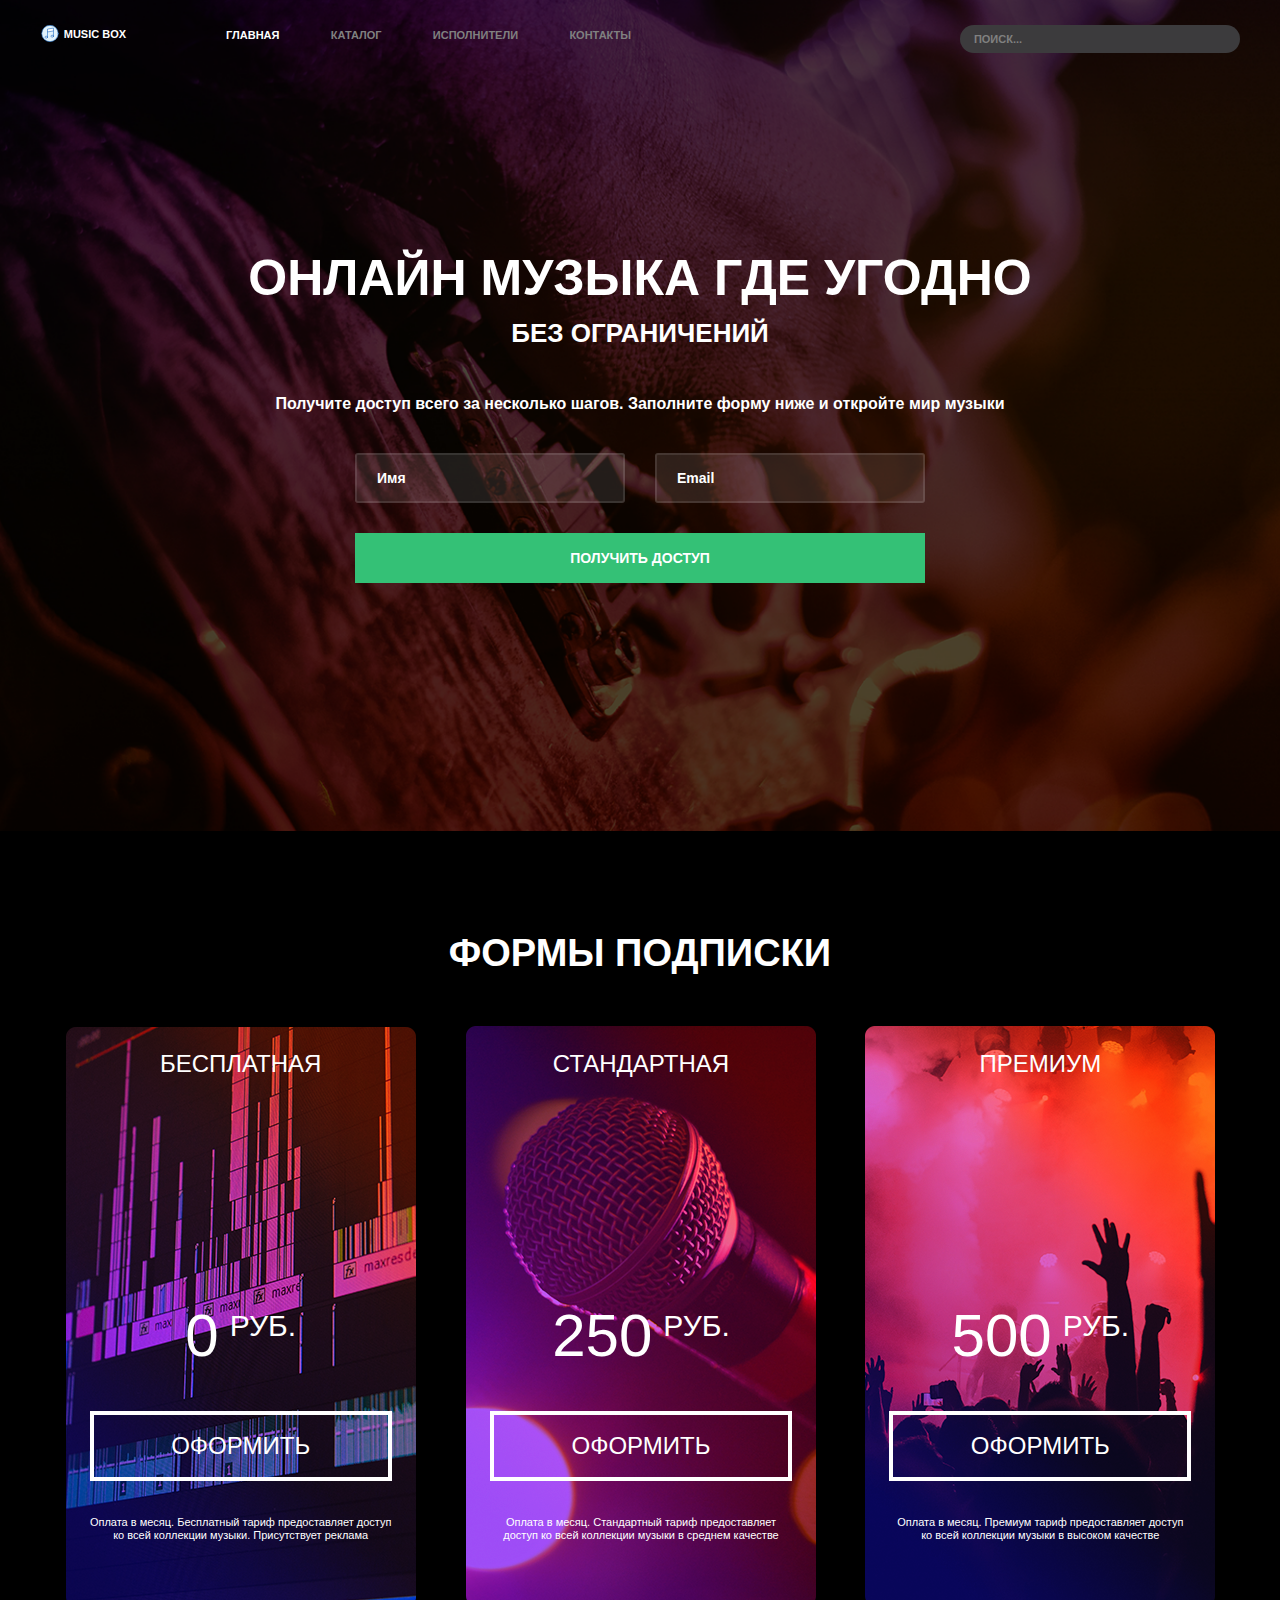
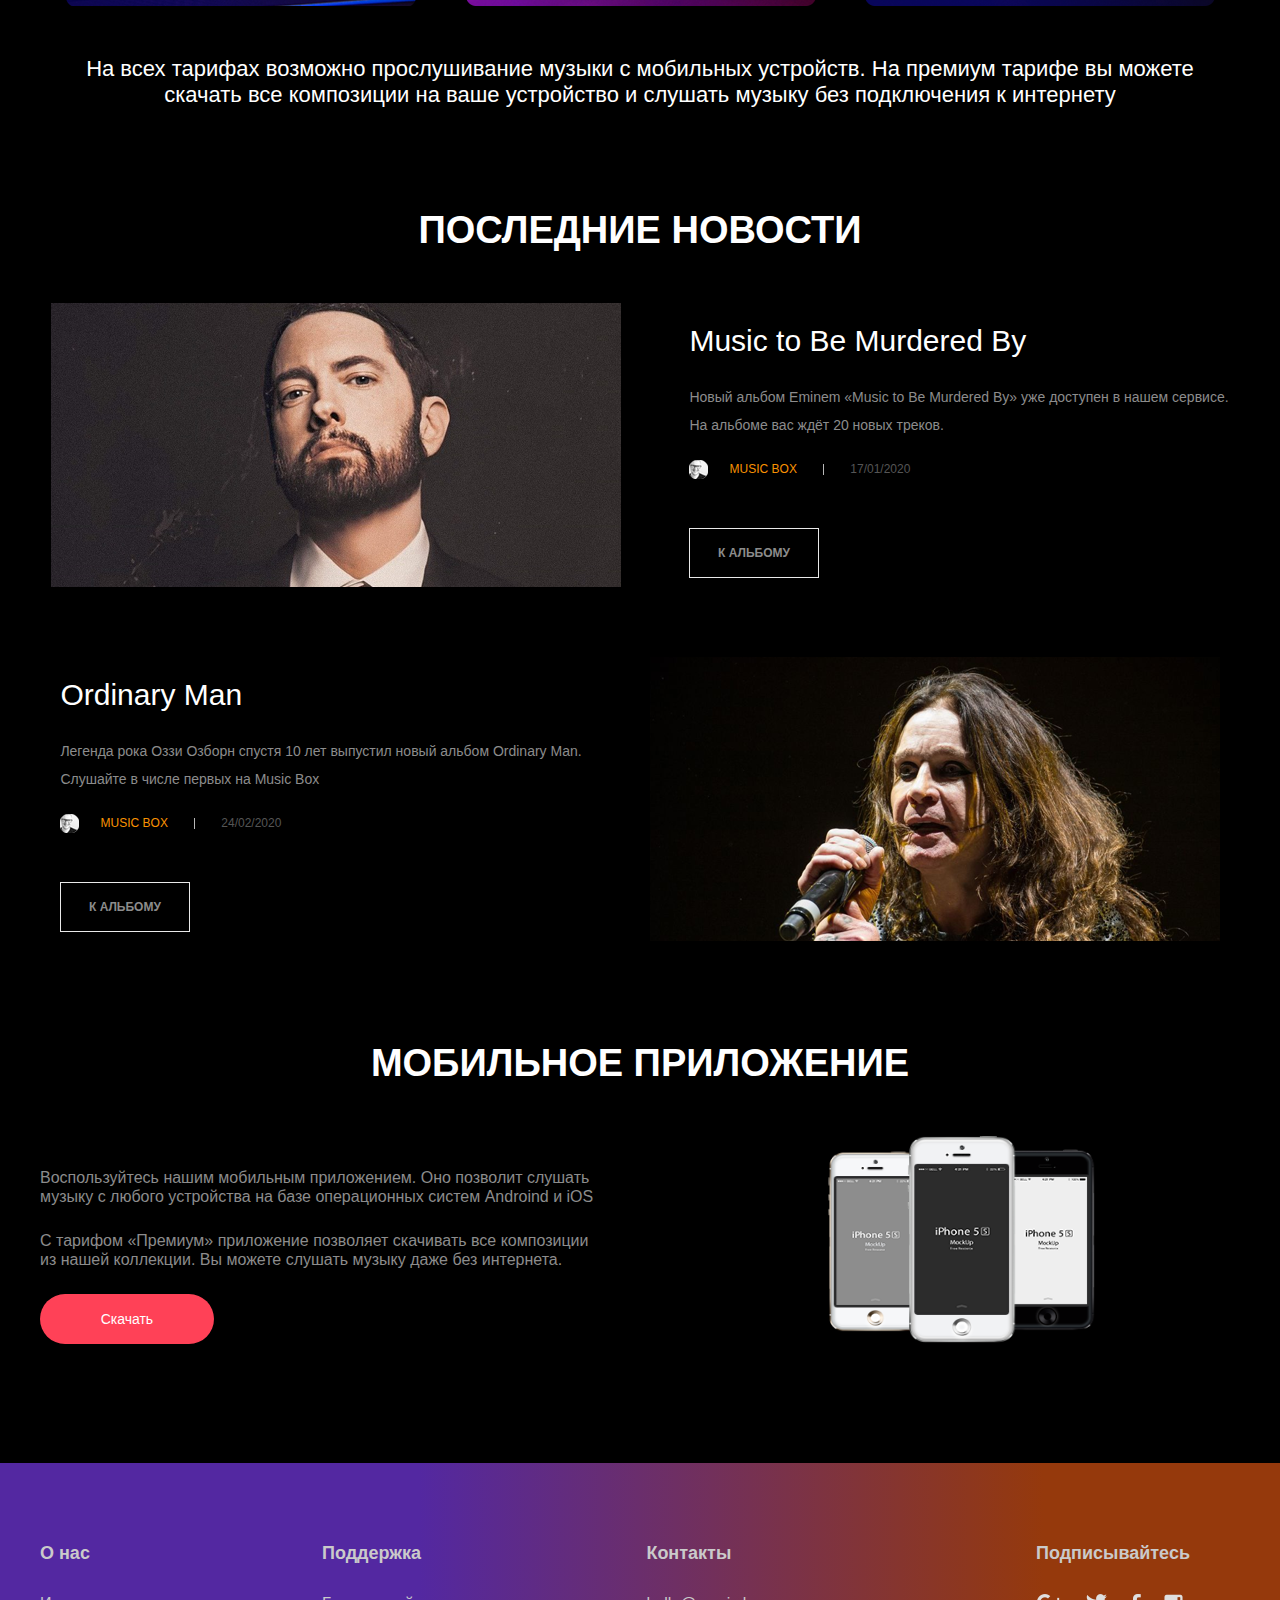
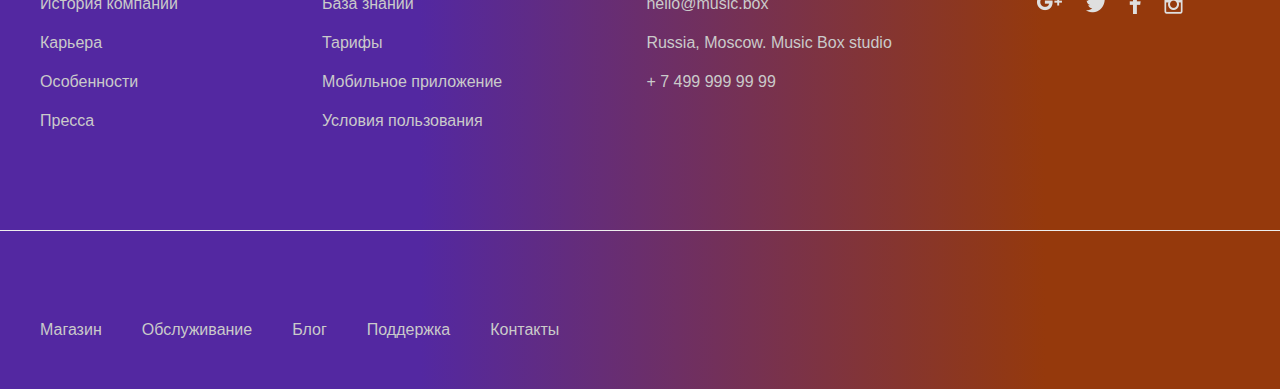
<file: index.html>
<!DOCTYPE html>
<html lang="ru">
<head>
    <meta charset="UTF-8">
    <meta name="viewport" content="width=device-width, initial-scale=1.0">
    <title>Music Box by Anna</title>
    <link rel="stylesheet" href="styles/style.css">
</head>

<body class="center">

    <main class="grid">

    <div class="banner banner-position banner-height"></div>

    <header class="menu-item header-position header-position-flex">
        <div class="icon-and-menu">
            <div class="icon-header">
                <img src="images/logo.svg" alt="logo" width="19.76px" height="17px">
                <div class="white icon-position uppercase">Music Box</div>
            </div>
            <div class="menu">
                <a href="none" class="white menu-item-col uppercase">Главная</a>
                <a href="none" class="grey menu-item-col uppercase">Каталог</a>
                <a href="catalog.html" class="grey menu-item-col uppercase">Исполнители</a>
                <a href="none" class="grey uppercase">Контакты</a>
            </div>
        </div>
        <form>
            <input type="text" class="menu-item grey search-box uppercase" value="Поиск...">
        </form>
    </header>

    <aside class="col banner-content-position banner-content-position-flex">
        <h1 class="text-big uppercase">Онлайн музыка где угодно</h1>
        <h2 class="text-medium uppercase">Без ограничений</h2>
        <h3 class="text-small">Получите доступ всего за несколько шагов. Заполните форму ниже и откройте мир музыки</h3>
        <form class="col">
                <div class="space-between">
                    <input type="text" class="text-form text-box-style text-box-size" value="Имя">
                    <input type="text" class="text-form text-box-style text-box-size" value="Email">
                </div>
                <button class="text-form button-style button-width uppercase">Получить доступ</button>
        </form>           
    </aside>

    <section class="section-1">
        <h2 class="sub-text-big uppercase">Формы подписки</h2>
        <div class="flex-row justify-sub">
            <div class="pic1">
                <h3 class="main-text uppercase">Бесплатная</h3>
                <div class="price-row">
                    <div class="price-text-big">0</div>
                    <div class="price-text-small uppercase">руб.</div>
                </div>
                <button class="btn-subscribe uppercase">Оформить</button>
                <div class="tiny-text">Оплата в месяц. Бесплатный тариф предоставляет доступ ко всей коллекции музыки. Присутствует реклама</div>
            </div>
            <div class="pic2">
                <h3 class="main-text uppercase">Стандартная</h3>
                <div class="price-row">
                    <div class="price-text-big">250</div>
                    <div class="price-text-small uppercase">руб.</div>
                </div>
                <button class="btn-subscribe uppercase">Оформить</button>
                <div class="tiny-text">Оплата в месяц. Стандартный тариф предоставляет доступ ко всей коллекции музыки в среднем качестве</div>
            </div>
            <div class="pic3">
                <h3 class="main-text uppercase">Премиум</h3>
                <div class="price-row">
                    <div class="price-text-big">500</div>
                    <div class="price-text-small uppercase">руб.</div>
                </div>
                <button class="btn-subscribe uppercase">Оформить</button>
                <div class="tiny-text">Оплата в месяц. Премиум тариф предоставляет доступ ко всей коллекции музыки в высоком качестве</div>
            </div>
        </div>
        <div class="sub-text-small">На всех тарифах возможно прослушивание музыки с мобильных устройств. На премиум тарифе вы можете <br>скачать все композиции на ваше устройство и слушать музыку без подключения к интернету</div>
    </section>

    <section class="section-2">
        <h2 class="sub-text-big uppercase">Последние новости</h2>
        <div class="flex-row-2 margin-top-50">
            <img class="img-size" src="images/Music to Be Murdered By.png" alt="Eminem">
            <div class="news-text-right">
                <h3 class="news-text-big">Music to Be Murdered By</h3>
                <div class="news-text-small">Новый альбом Eminem «Music to Be Murdered By» уже доступен в нашем сервисе.<br>На альбоме вас ждёт 20 новых треков.</div>
                <div class="author">
                    <img src="images/avatar.png" alt="avatar">
                    <div class="author-text uppercase">Music Box</div>
                    <div class="line-1"></div>
                    <div class="author-date">17/01/2020</div>
                </div>
                <button class="btn-album uppercase">К альбому</button>
            </div>
        </div>
        <div class="flex-row-2 margin-top-70">
            <div class="news-text-left">
                <h3 class="news-text-big">Ordinary Man</h3>
                <div class="news-text-small">Легенда рока Оззи Озборн спустя 10 лет выпустил новый альбом Ordinary Man.<br>Слушайте в числе первых на Music Box</div>
                <div class="author">
                    <img src="images/avatar.png" alt="avatar">
                    <div class="author-text uppercase">Music Box</div>
                    <div class="line-1"></div>
                    <div class="author-date">24/02/2020</div>
                </div>
                <button class="btn-album uppercase">К альбому</button>
            </div>
            <img class="img-size" src="images/Ordinary Man.png" alt="Ozzie" width="570px">
        </div>
    </section>

    <section class="section-3">
        <h2 class="sub-text-big uppercase">Мобильное приложение</h2>
        <div class="app-content">
            <div class="app-text">
                <div>Воспользуйтесь нашим мобильным приложением. Оно позволит слушать музыку с любого устройства на базе операционных систем Androind и iOS</div>
                <div class="margin-top-25">С тарифом «Премиум» приложение позволяет скачивать все композиции из нашей коллекции. Вы можете слушать музыку даже без интернета.</div>
                <button class="btn-app margin-top-25">Скачать</button>
            </div>
            <img class="img-size-2" src="images/iphone.png" alt="iphone" height="227px" width="295.03px">
        </div>
    </section>

    <div class="footer-background">
        <div class="footer-line"></div>
    </div>

    <footer class="footer-content">
        <div class="footer-menu-1">
            <div class="menu-column">
                <div class="column-header">О нас</div>
                <a class="column-item pointer">История компании</a>
                <a class="column-item pointer">Карьера</a>
                <a class="column-item pointer">Особенности</a>
                <a class="column-item pointer">Пресса</a>
            </div>
            <div class="menu-column">
                <div class="column-header">Поддержка</div>
                <a class="column-item pointer">База знаний</a>
                <a class="column-item pointer">Тарифы</a>
                <a class="column-item pointer">Мобильное приложение</a>
                <a class="column-item pointer">Условия пользования</a>
            </div>
            <div class="menu-column">
                <div class="column-header">Контакты</div>
                <div class="column-item">hello@music.box</div>
                <div class="column-item">Russia, Moscow. Music Box studio</div>
                <div class="column-item">+ 7 499 999 99 99</div>
            </div>
            <div class="menu-column">
                <div class="column-header">Подписывайтесь</div>
                <div class="social-net-icons">
                    <a class="pointer"><img src="images/Google+.png" alt="google"></a>
                    <a class="pointer"><img src="images/Twitter.png" alt="twit"></a>
                    <a class="pointer"><img src="images/Facebook.png" alt="fb"></a>
                    <a class="pointer"><img src="images/Instagram.png" alt="insta"></a>
                </div>
            </div>
        </div>

        <div class="footer-menu-2">
            <a class="pointer menu-2-item">Магазин</a>
            <a class="pointer menu-2-item">Обслуживание</a>
            <a class="pointer menu-2-item">Блог</a>
            <a class="pointer menu-2-item">Поддержка</a>
            <a class="pointer menu-2-item">Контакты</a>
        </div>
    </footer>

    </main>

</body>
</html>
</file>
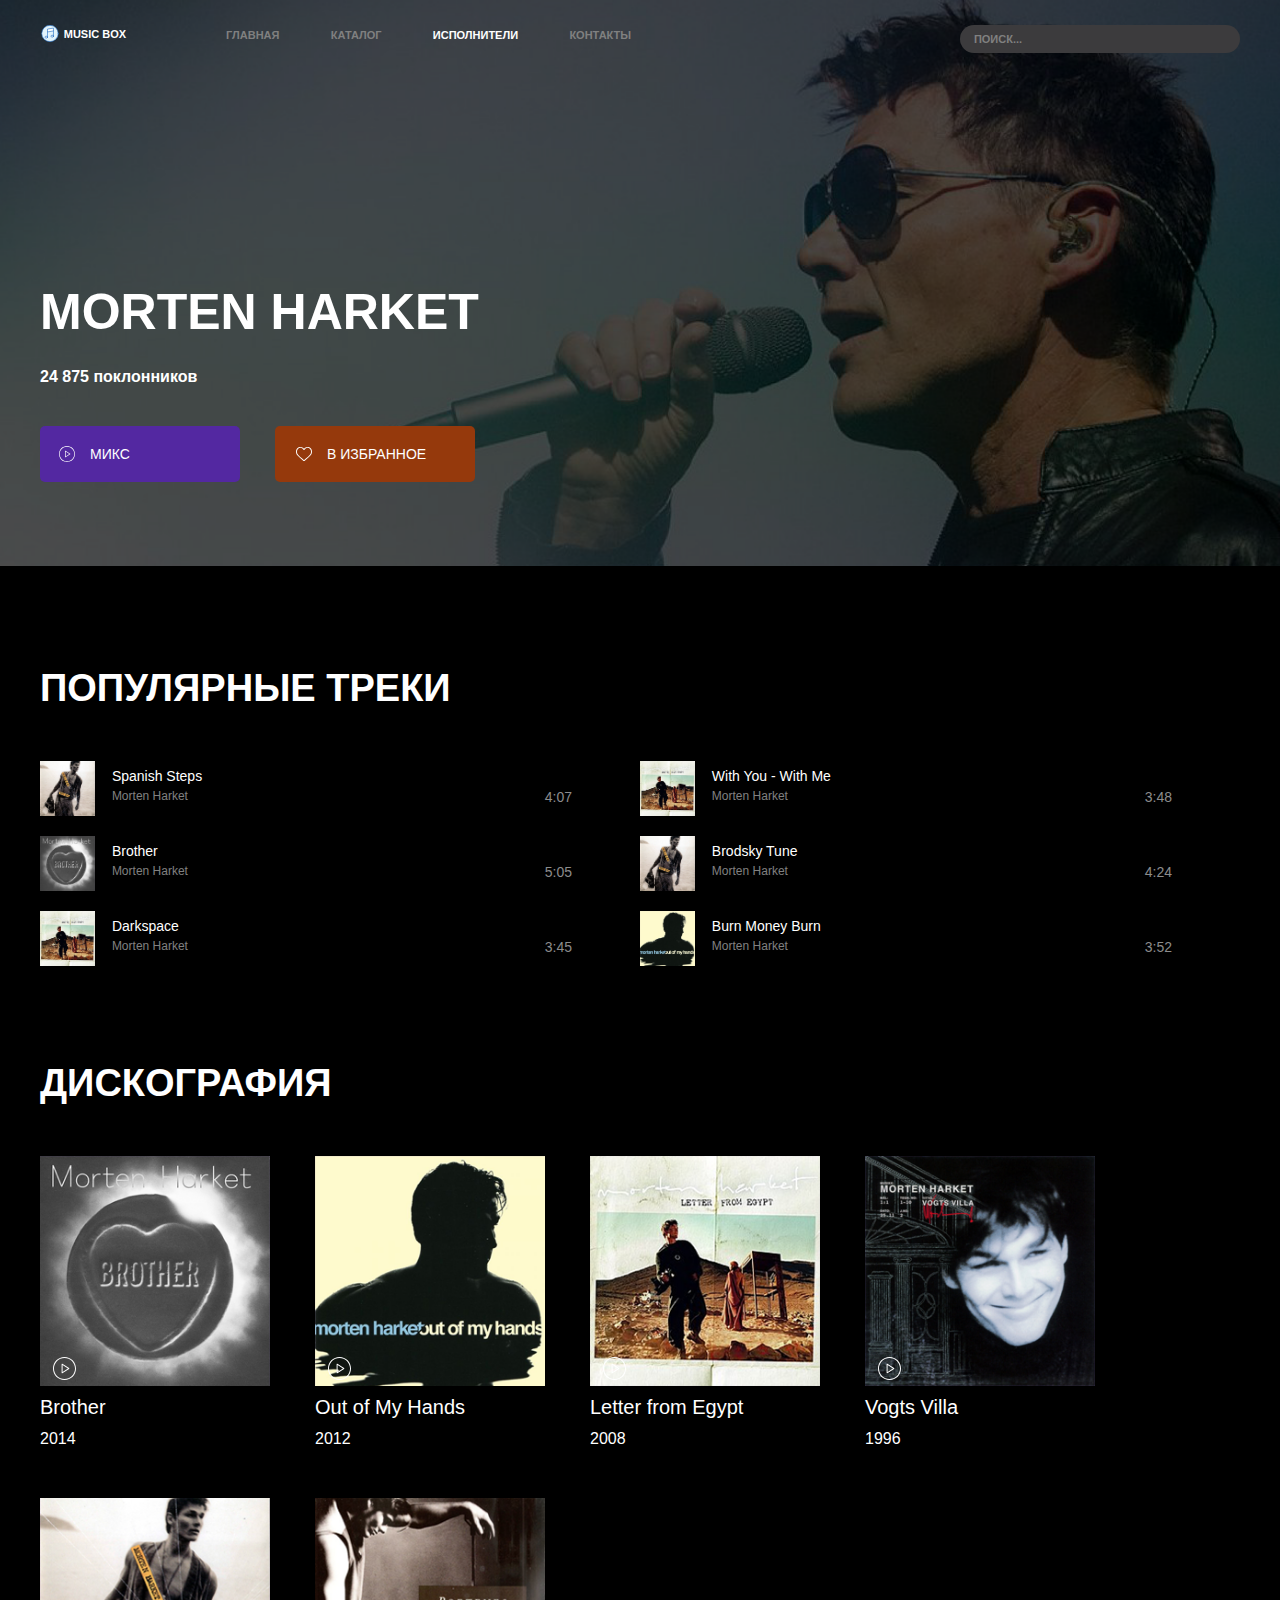
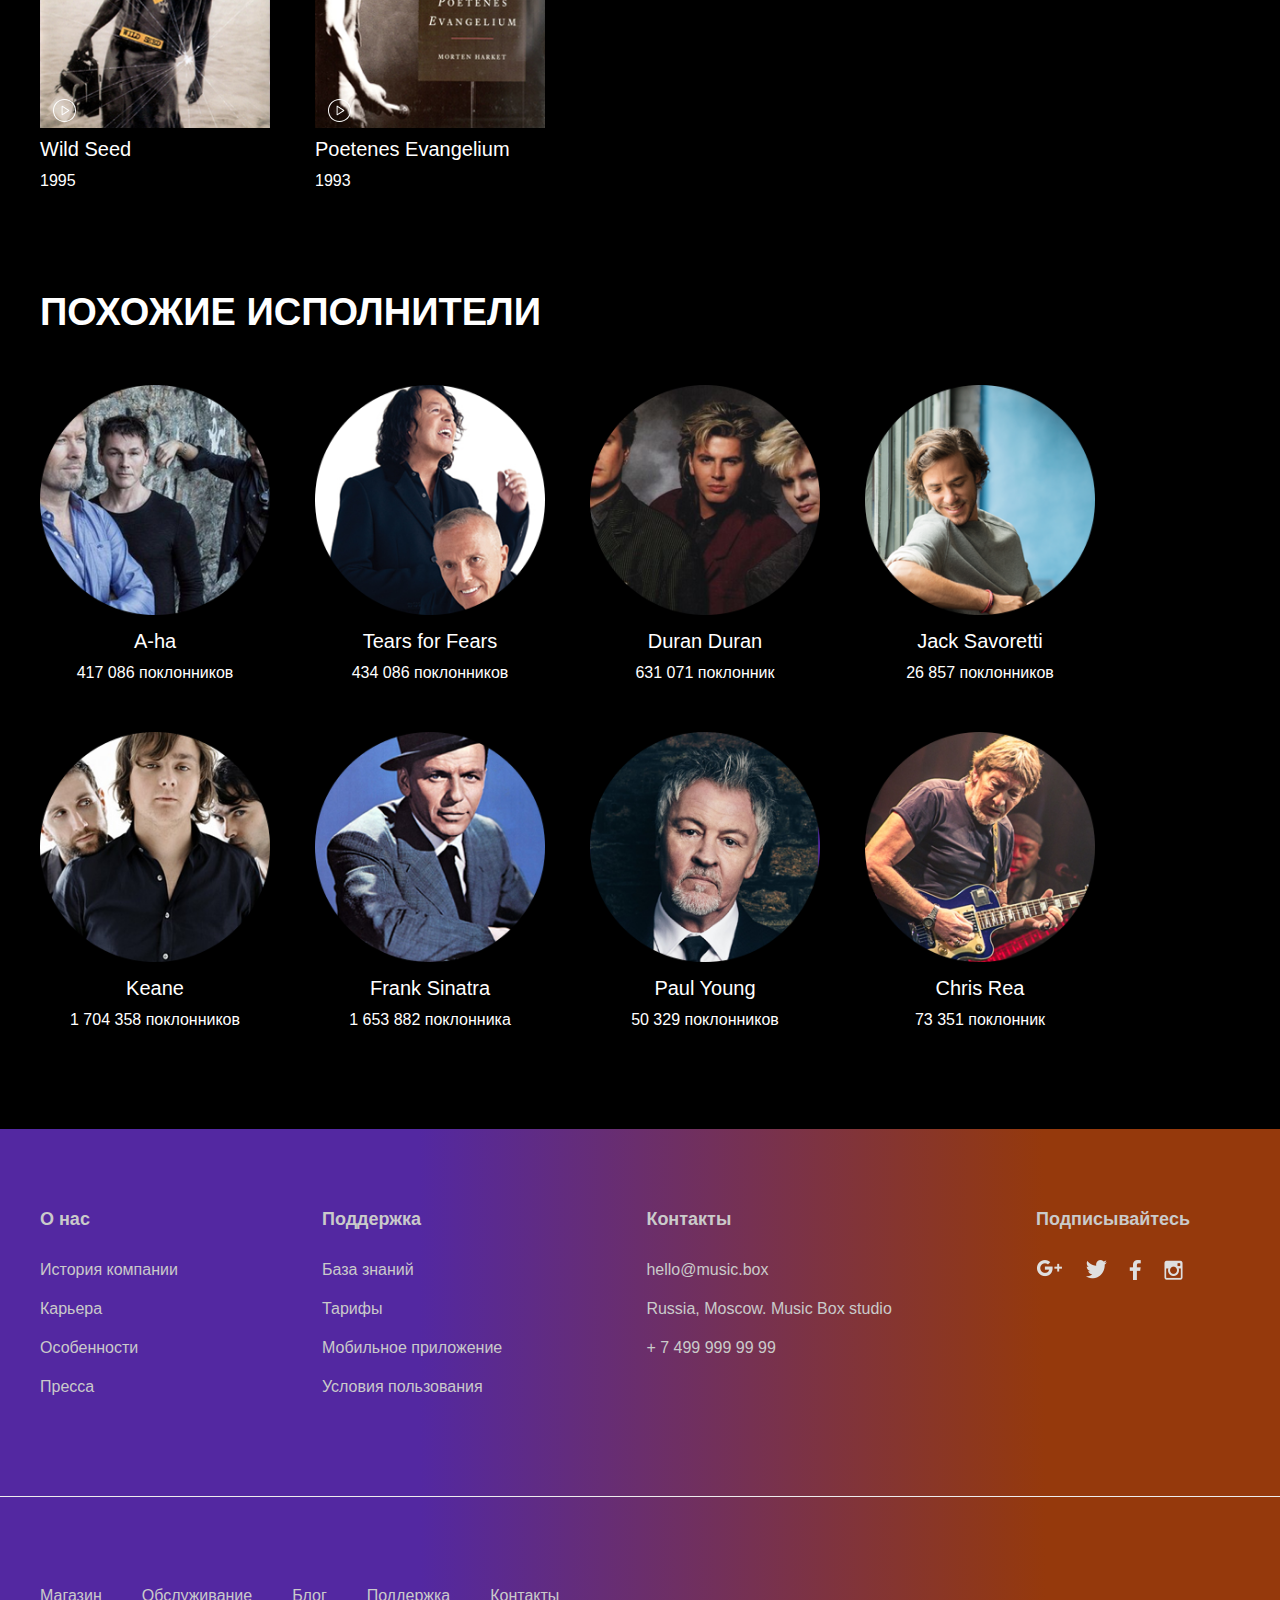
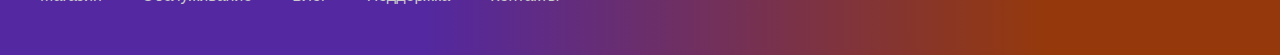
<file: catalog.html>
<!DOCTYPE html>
<html lang="ru">
<head>
    <meta charset="UTF-8">
    <meta name="viewport" content="width=device-width, initial-scale=1.0">
    <title>Morten Harket</title>
    <link rel="stylesheet" href="styles/style.css">
</head>

<body class="center">

    <main class="grid">

    <div class="artist-banner-background artist-banner artist-banner-height"></div>
    
    <header class="menu-item header-position header-position-flex">
        <div class="icon-and-menu">
            <div class="icon-header">
                <img src="images/logo.svg" alt="logo" width="19.76px" height="17px">
                <div class="white icon-position uppercase">Music Box</div>
            </div>
            <div class="menu">
                <a href="index.html" class="grey menu-item-col uppercase">Главная</a>
                <a href="none" class="grey menu-item-col uppercase">Каталог</a>
                <a href="none" class="white menu-item-col uppercase">Исполнители</a>
                <a href="none" class="grey uppercase">Контакты</a>
            </div>
        </div>
        <form>
            <input type="text" class="menu-item grey search-box uppercase" value="Поиск...">
        </form>
    </header>

        <aside class="artist-banner-content content">
            <h1 class="artist-name uppercase">Morten Harket</h1>
            <h2 class="artist-fans">24 875 поклонников</h2>
            <div class="btns-flexbox buttons-margin">
                <a><div class="btn-shape btn-blue flexbox btn-text-position">
                    <img src="images/play-button.svg" alt="play" width="16px" height="16px" class="svg-prop svg-position-blue">
                    <div class="text-prop text-position uppercase">Микс</div>
                </div></a>
                <a class="btn-margin"><div class="btn-shape btn-red flexbox btn-text-position">
                    <img src="images/heart.svg" alt="heart" width="16px" height="16px" class="svg-prop svg-position-red">
                    <div class="text-prop text-position uppercase">В избранное</div>
                </div></a>
            </div>
        </aside>

        <section class="tracks-section">
            <h2 class="header-styles uppercase">Популярные треки</h2>
            <div class="tracks">
                <div class="track track-width track-margin-bottom track-margin-right">
                    <div class="left-side">
                        <div><img src="images/Wild Seed.png" alt="cover-wild-seed" width="55.3px"></div>
                        <div class="song-name">Spanish Steps</div>
                        <div class="song-artist">Morten Harket</div>
                    </div>
                    <div class="song-duration">4:07</div>
                </div>
                <div class="track track-width track-margin-bottom">
                    <div class="left-side">
                        <div><img src="images/Letter from Egypt.png" alt="cover-letter-from" width="55.3px"></div>
                        <div class="song-name">With You - With Me</div>
                        <div class="song-artist">Morten Harket</div>
                    </div>
                    <div class="song-duration">3:48</div>
                </div>
                <div class="track track-width track-margin-bottom track-margin-right">
                    <div class="left-side">
                        <div><img src="images/Brother.png" alt="cover-brother" width="55.3px"></div>
                        <div class="song-name">Brother</div>
                        <div class="song-artist">Morten Harket</div>
                    </div>
                    <div class="song-duration">5:05</div>
                </div>
                <div class="track track-width track-margin-bottom">
                    <div class="left-side">
                        <div><img src="images/Wild Seed.png" alt="cover-wild-seed" width="55.3px"></div>
                        <div class="song-name">Brodsky Tune</div>
                        <div class="song-artist">Morten Harket</div>
                    </div>
                    <div class="song-duration">4:24</div>
                </div>
                <div class="track track-width track-margin-right add-track-margin-bottom">
                    <div class="left-side">
                        <div><img src="images/Letter from Egypt.png" alt="cover-letter-from" width="55.3px"></div>
                        <div class="song-name">Darkspace</div>
                        <div class="song-artist">Morten Harket</div>
                    </div>
                    <div class="song-duration">3:45</div>
                </div>
                <div class="track track-width">
                    <div class="left-side">
                        <div><img src="images/Out of My Hands.png" alt="cover-out-of-my" width="55.3px"></div>
                        <div class="song-name">Burn Money Burn</div>
                        <div class="song-artist">Morten Harket</div>
                    </div>
                    <div class="song-duration">3:52</div>
                </div>
            </div>
        </section>

        <section class="discography-section">
            <h2 class="header-styles uppercase">Дискография</h2>
            <div class="albums">
                <div class="album album-margin-right">
                    <div class="cover-1">
                        <img src="images/Brother.png" alt="cover-brother" class="cover-1">
                        <img src="images/play-button.svg" alt="play" class="play-btn">
                    </div>
                    <div class="album-name">Brother</div>
                    <div class="album-year">2014</div>
                </div>
                <div class="album album-margin-right">
                    <div class="cover-2">
                        <img src="images/Out of My Hands.png" alt="cover-out-of-my" class="cover-2">
                        <img src="images/play-button.svg" alt="play" class="play-btn">
                    </div>
                    <div class="album-name">Out of My Hands</div>
                    <div class="album-year">2012</div>
                </div>
                <div class="album album-margin-right">
                    <div class="cover-3">
                        <img src="images/Letter from Egypt.png" alt="cover-letter-from" class="cover-3">
                        <img src="images/play-button.svg" alt="play" class="play-btn">
                    </div>
                    <div class="album-name">Letter from Egypt</div>
                    <div class="album-year">2008</div>
                </div>
                <div class="album album-margin-right">
                    <div class="cover-4">
                        <img src="images/Vogts Villa.png" alt="cover-vogts" class="cover-4">
                        <img src="images/play-button.svg" alt="play" class="play-btn">
                    </div>
                    <div class="album-name">Vogts Villa</div>
                    <div class="album-year">1996</div>
                </div>
                <div class="album album-margin-right">
                    <div class="cover-5">
                        <img src="images/Wild Seed.png" alt="cover-wild-seed" class="cover-5">
                        <img src="images/play-button.svg" alt="play" class="play-btn">
                    </div>
                    <div class="album-name">Wild Seed</div>
                    <div class="album-year">1995</div>
                </div>
                <div class="album album-margin-right">
                    <div class="cover-6">
                        <img src="images/Poetenes Evangelium.png" alt="cover-poetenes" class="cover-6">
                        <img src="images/play-button.svg" alt="play" class="play-btn">
                    </div>
                    <div class="album-name">Poetenes Evangelium</div>
                    <div class="album-year">1993</div>
                </div>
            </div>
        </section>

        <section class="other-artists-section">
            <h2 class="header-styles uppercase">Похожие исполнители</h2>
            <div class="other-artists">
                <div class="other-artist artist-margin-right">
                    <div class="artist-1"><img src="images/A-ha.png" alt="a-ha" class="artist-1"></div>
                    <div class="other-artist-name">A-ha</div>
                    <div class="num-of-fans">417 086 поклонников</div>
                </div>
                <div class="other-artist artist-margin-right">
                    <div class="artist-2"><img src="images/Tears for Fears.png" alt="tears-for-fears" class="artist-2"></div>
                    <div class="other-artist-name">Tears for Fears</div>
                    <div class="num-of-fans">434 086 поклонников</div>
                </div>
                <div class="other-artist artist-margin-right">
                    <div class="artist-3"><img src="images/Duran Duran.png" alt="duran-duran" class="artist-3"></div>
                    <div class="other-artist-name">Duran Duran</div>
                    <div class="num-of-fans">631 071 поклонник</div>
                </div>
                <div class="other-artist artist-margin-right">
                    <div class="artist-4"><img src="images/Jack Savoretti.png" alt="jack-savoretti" class="artist-4"></div>
                    <div class="other-artist-name">Jack Savoretti</div>
                    <div class="num-of-fans">26 857 поклонников</div>
                </div>
                <div class="other-artist artist-margin-right">
                    <div class="artist-5"><img src="images/Keane.png" alt="keane" class="artist-5"></div>
                    <div class="other-artist-name">Keane</div>
                    <div class="num-of-fans">1 704 358 поклонников</div>
                </div>
                <div class="other-artist artist-margin-right">
                    <div class="artist-6"><img src="images/Frank Sinatra.png" alt="frank-sinatra" class="artist-6"></div>
                    <div class="other-artist-name">Frank Sinatra</div>
                    <div class="num-of-fans">1 653 882 поклонника</div>
                </div>
                <div class="other-artist artist-margin-right">
                    <div class="artist-7"><img src="images/Paul Young.png" alt="paul-young" class="artist-7"></div>
                    <div class="other-artist-name">Paul Young</div>
                    <div class="num-of-fans">50 329 поклонников</div>
                </div>
                <div class="other-artist artist-margin-right">
                    <div class="artist-8"><img src="images/Chris Rea.png" alt="chris-rea" class="artist-8"></div>
                    <div class="other-artist-name">Chris Rea</div>
                    <div class="num-of-fans">73 351 поклонник</div>
                </div>
            </div>
        </section>

    <div class="footer-background">
        <div class="footer-line"></div>
    </div>

    <footer class="footer-content">
        <div class="footer-menu-1">
            <div class="menu-column">
                <div class="column-header">О нас</div>
                <a class="column-item pointer">История компании</a>
                <a class="column-item pointer">Карьера</a>
                <a class="column-item pointer">Особенности</a>
                <a class="column-item pointer">Пресса</a>
            </div>
            <div class="menu-column">
                <div class="column-header">Поддержка</div>
                <a class="column-item pointer">База знаний</a>
                <a class="column-item pointer">Тарифы</a>
                <a class="column-item pointer">Мобильное приложение</a>
                <a class="column-item pointer">Условия пользования</a>
            </div>
            <div class="menu-column">
                <div class="column-header">Контакты</div>
                <div class="column-item">hello@music.box</div>
                <div class="column-item">Russia, Moscow. Music Box studio</div>
                <div class="column-item">+ 7 499 999 99 99</div>
            </div>
            <div class="menu-column">
                <div class="column-header">Подписывайтесь</div>
                <div class="social-net-icons">
                    <a class="pointer"><img src="images/Google+.png" alt="google"></a>
                    <a class="pointer"><img src="images/Twitter.png" alt="twit"></a>
                    <a class="pointer"><img src="images/Facebook.png" alt="fb"></a>
                    <a class="pointer"><img src="images/Instagram.png" alt="insta"></a>
                </div>
            </div>
        </div>

        <div class="footer-menu-2">
            <a class="pointer menu-2-item">Магазин</a>
            <a class="pointer menu-2-item">Обслуживание</a>
            <a class="pointer menu-2-item">Блог</a>
            <a class="pointer menu-2-item">Поддержка</a>
            <a class="pointer menu-2-item">Контакты</a>
        </div>
    </footer>

    </main>

</body>
</html>
</file>
<file: styles/style.css>
.banner {
  background-size: cover;
  background-image: url(../images/banner.png);
  background-position: center;
}

.banner-position {
  grid-column-start: 1;
  grid-column-end: 4;
  grid-row-start: 1;
  grid-row-end: 2;
}

@media (min-width: 1920px) {
  .text-big {
    font-style: normal;
    font-weight: bold;
    text-align: center;
    font-size: 60px;
    line-height: 70px;
    margin-bottom: 10px;
  }

  .text-medium {
    font-style: normal;
    font-weight: bold;
    text-align: center;
    font-size: 30px;
    line-height: 35px;
    margin-bottom: 45px;
  }

  .text-small {
    font-style: normal;
    font-weight: bold;
    text-align: center;
    font-size: 18px;
    line-height: 21px;
    margin-bottom: 40px;
  }

  .banner-height {
    height: 877px;
  }
}
@media (max-width: 1920px) {
  .text-big {
    font-style: normal;
    font-weight: bold;
    text-align: center;
    font-size: 55px;
    line-height: 64px;
    margin-bottom: 10px;
  }

  .text-medium {
    font-style: normal;
    font-weight: bold;
    text-align: center;
    font-size: 28px;
    line-height: 33px;
    margin-bottom: 45px;
  }

  .text-small {
    font-style: normal;
    font-weight: bold;
    text-align: center;
    font-size: 17px;
    line-height: 20px;
    margin-bottom: 40px;
  }

  .banner-height {
    height: 854px;
  }
}
@media (max-width: 1280px) {
  .text-big {
    font-style: normal;
    font-weight: bold;
    text-align: center;
    font-size: 50px;
    line-height: 59px;
    margin-bottom: 10px;
  }

  .text-medium {
    font-style: normal;
    font-weight: bold;
    text-align: center;
    font-size: 26px;
    line-height: 31px;
    margin-bottom: 45px;
  }

  .text-small {
    font-style: normal;
    font-weight: bold;
    text-align: center;
    font-size: 16px;
    line-height: 19px;
    margin-bottom: 40px;
  }

  .banner-height {
    height: 831px;
  }
}
@media (max-width: 1024px) {
  .text-big {
    font-style: normal;
    font-weight: bold;
    text-align: center;
    font-size: 45px;
    line-height: 53px;
    margin-bottom: 10px;
  }

  .text-medium {
    font-style: normal;
    font-weight: bold;
    text-align: center;
    font-size: 24px;
    line-height: 29px;
    margin-bottom: 45px;
  }

  .text-small {
    font-style: normal;
    font-weight: bold;
    text-align: center;
    font-size: 15px;
    line-height: 19px;
    margin-bottom: 40px;
  }

  .banner-height {
    height: 808px;
  }
}
@media (max-width: 768px) {
  .text-big {
    font-style: normal;
    font-weight: bold;
    text-align: center;
    font-size: 40px;
    line-height: 47px;
    margin-bottom: 10px;
  }

  .text-medium {
    font-style: normal;
    font-weight: bold;
    text-align: center;
    font-size: 22px;
    line-height: 26px;
    margin-bottom: 45px;
  }

  .text-small {
    font-style: normal;
    font-weight: bold;
    text-align: center;
    font-size: 14px;
    line-height: 17px;
    margin-bottom: 40px;
  }

  .banner-height {
    height: 785px;
  }
}
@media (max-width: 425px) {
  .text-big {
    font-style: normal;
    font-weight: bold;
    text-align: center;
    font-size: 35px;
    line-height: 42px;
    margin-bottom: 10px;
  }

  .text-medium {
    font-style: normal;
    font-weight: bold;
    text-align: center;
    font-size: 20px;
    line-height: 23px;
    margin-bottom: 45px;
  }

  .text-small {
    font-style: normal;
    font-weight: bold;
    text-align: center;
    font-size: 13px;
    line-height: 15px;
    margin-bottom: 40px;
  }

  .banner-height {
    height: 761px;
  }
}
@media (max-width: 375px) {
  .text-big {
    font-style: normal;
    font-weight: bold;
    text-align: center;
    font-size: 30px;
    line-height: 35px;
    margin-bottom: 10px;
  }

  .text-medium {
    font-style: normal;
    font-weight: bold;
    text-align: center;
    font-size: 18px;
    line-height: 21px;
    margin-bottom: 45px;
  }

  .text-small {
    font-style: normal;
    font-weight: bold;
    text-align: center;
    font-size: 12px;
    line-height: 14px;
    margin-bottom: 40px;
  }

  .banner-height {
    height: 738px;
  }
}
.text-form {
  font-style: normal;
  font-weight: bold;
  font-size: 14px;
  line-height: 16px;
  color: #FFFFFF;
}

.text-box-style {
  background: rgba(255, 255, 255, 0.1);
  border: 2px solid rgba(255, 255, 255, 0.1);
  box-sizing: border-box;
  border-radius: 3px;
  margin-bottom: 30px;
  height: 50px;
  padding-left: 20px;
}

@media (min-width: 610px) {
  .text-box-size {
    width: 270px;
  }
}
@media (max-width: 610px) {
  .text-box-size {
    width: calc(100vw - 40px);
  }
}
.space-between {
  display: flex;
  justify-content: space-between;
  flex-wrap: wrap;
}

.button-style {
  background-color: #34C176;
  height: 50px;
  border: none;
}

@media (min-width: 610px) {
  .button-width {
    width: 570px;
  }
}
@media (max-width: 610px) {
  .button-width {
    width: calc(100vw - 40px);
  }
}
.banner-content-position {
  grid-column-start: 2;
  grid-column-end: 3;
  grid-row-start: 1;
  display: flex;
  justify-content: center;
  align-items: center;
}

@media (max-width: 768px) {
  .banner-content-position-flex {
    height: fit-content;
    margin-top: 293px;
  }
}
@media (max-width: 695px) {
  .banner-content-position-flex {
    height: fit-content;
    margin-top: 283px;
  }
}
@media (max-width: 684px) {
  .banner-content-position-flex {
    height: fit-content;
    margin-top: 263px;
  }
}
@media (max-width: 610px) {
  .banner-content-position-flex {
    height: fit-content;
    margin-top: 233px;
  }
}
@media (max-width: 425px) {
  .banner-content-position-flex {
    height: fit-content;
    margin-top: 253px;
  }
}
@media (max-width: 340px) {
  .banner-content-position-flex {
    height: fit-content;
    margin-top: 243px;
  }
}
.menu-item {
  font-style: normal;
  font-weight: 700;
  font-size: 11px;
  line-height: 13px;
}

.white {
  color: #FFFFFF;
}

.grey {
  color: #808080;
}

.search-box {
  background-color: #3C3B3D;
  border-radius: 50px;
  border: none;
  width: 264.1px;
  height: 25.71px;
  padding-left: 13.9px;
  display: flex;
}

.header-position {
  grid-column-start: 2;
  grid-column-end: 3;
  grid-row-start: 1;
}

.header-position-flex {
  display: flex;
  height: 30px;
  margin-top: 25px;
  justify-content: space-between;
  flex-wrap: wrap;
}

@media (min-width: 769px) {
  .menu {
    width: 405px;
    height: 11px;
    justify-content: space-between;
    display: flex;
    margin-left: 100px;
    margin-right: 100px;
    margin-top: 4px;
  }
}
@media (max-width: 768px) {
  .menu {
    display: flex;
    flex-direction: column;
    position: absolute;
    top: 102px;
  }

  .search-box {
    position: absolute;
    top: 59px;
    left: 20px;
  }
}
@media (max-width: 768px) {
  .menu-item-col {
    margin-bottom: 10px;
  }
}
@media (max-width: 330px) {
  .search-box {
    left: 10px;
  }
}
.icon-header {
  display: flex;
  flex-direction: row;
  height: 17px;
}

.icon-and-menu {
  display: flex;
  flex-direction: row;
  flex-wrap: wrap;
  margin-bottom: 17px;
  margin-right: 2px;
}

.icon-position {
  margin-top: 3.4px;
  margin-left: 4px;
}

@media (min-width: 1280px) {
  .grid {
    display: grid;
    width: 100vw;
    grid-template-rows: repeat(5, auto);
    row-gap: 100px;
    grid-template-columns: 1fr minmax(280px, 1200px) 1fr;
  }
}
@media (max-width: 1279px) {
  .grid {
    display: grid;
    width: 100vw;
    grid-template-rows: repeat(5, auto);
    row-gap: 100px;
    grid-template-columns: 20px minmax(280px, 1200px) 20px;
  }
}
.sub-text-big {
  font-weight: bold;
  font-size: 38px;
  line-height: 45px;
  text-align: center;
}

@media (max-width: 425px) {
  .sub-text-big {
    font-weight: bold;
    font-size: 20px;
    line-height: 23px;
  }
}
.sub-text-small {
  font-size: 22px;
  text-align: center;
  line-height: 26px;
}

@media (max-width: 425px) {
  .sub-text-small {
    font-size: 12px;
    text-align: center;
    line-height: 14px;
  }
}
.pic1 {
  background-image: url(../images/subscribe_1.png);
  height: 580px;
  width: 352px;
  display: flex;
  flex-direction: column;
  align-items: center;
}

.pic2 {
  background-image: url(../images/subscribe_2.png);
  height: 580px;
  width: 350px;
  display: flex;
  flex-direction: column;
  align-items: center;
}

.pic3 {
  background-image: url(../images/subscribe_3.png);
  height: 580px;
  width: 350px;
  display: flex;
  flex-direction: column;
  align-items: center;
}

@media (max-width: 1109px) {
  .pic3 {
    background-image: url(../images/subscribe_3.png);
    height: 580px;
    width: 350px;
    display: flex;
    flex-direction: column;
    align-items: center;
    margin-top: 50px;
  }
}
@media (max-width: 759px) {
  .pic2 {
    background-image: url(../images/subscribe_2.png);
    height: 580px;
    width: 350px;
    display: flex;
    flex-direction: column;
    align-items: center;
    margin-top: 50px;
  }
}
@media (max-width: 425px) {
  .pic1 {
    background-image: url(../images/subscribe_1.png);
    height: 463px;
    width: 280px;
    display: flex;
    flex-direction: column;
    align-items: center;
  }

  .pic2 {
    background-image: url(../images/subscribe_2.png);
    height: 464px;
    width: 280px;
    display: flex;
    flex-direction: column;
    align-items: center;
    margin-top: 50px;
  }

  .pic3 {
    background-image: url(../images/subscribe_3.png);
    height: 464px;
    width: 280px;
    display: flex;
    flex-direction: column;
    align-items: center;
    margin-top: 50px;
  }
}
.section-1 {
  display: flex;
  grid-column-start: 2;
  grid-column-end: 3;
  grid-row-start: 2;
  grid-row-end: 3;
  justify-content: space-between;
  align-items: center;
  flex-direction: column;
}

.flex-row {
  display: flex;
  width: 100%;
  flex-wrap: wrap;
  margin-top: 50px;
  margin-bottom: 50px;
  justify-content: center;
}

@media (min-width: 1280px) {
  .justify-sub {
    flex-direction: row;
    justify-content: space-between;
  }
}
@media (max-width: 1280px) {
  .justify-sub {
    flex-direction: row;
    justify-content: space-around;
  }
}
@media (max-width: 759px) {
  .justify-sub {
    flex-direction: column;
    align-items: center;
  }
}
.price-row {
  display: flex;
  flex-direction: row;
  align-content: flex-start;
}

.main-text {
  font-size: 24px;
  line-height: 28px;
  margin-top: 24px;
}

.price-text-big {
  font-size: 60px;
  line-height: 70px;
  margin-top: 223px;
  margin-right: 11px;
}

.price-text-small {
  font-size: 30px;
  line-height: 35px;
  margin-top: 230px;
}

.tiny-text {
  font-size: 11px;
  line-height: 13px;
  margin-top: 35px;
  text-align: center;
  margin-left: 25px;
  margin-right: 25px;
}

.btn-subscribe {
  font-size: 24px;
  line-height: 28px;
  margin-top: 40px;
  width: 302px;
  height: 70px;
  border: 4px solid #FFFFFF;
  color: #FFFFFF;
  box-sizing: border-box;
  background-color: transparent;
  cursor: pointer;
}

@media (max-width: 425px) {
  .main-text {
    font-size: 16px;
    line-height: 19px;
    margin-top: 20px;
  }

  .price-text-big {
    font-size: 60px;
    line-height: 70px;
    margin-top: 167.57px;
    margin-right: 11px;
  }

  .price-text-small {
    font-size: 30px;
    line-height: 35px;
    margin-top: 173.94px;
  }

  .tiny-text {
    font-size: 11px;
    line-height: 13px;
    margin-top: 41px;
    text-align: center;
  }

  .btn-subscribe {
    font-size: 12px;
    line-height: 14px;
    margin-top: 40px;
    width: 239px;
    height: 55px;
    border: 4px solid #FFFFFF;
    color: #FFFFFF;
    box-sizing: border-box;
    background-color: transparent;
    cursor: pointer;
  }
}
.section-2 {
  display: flex;
  grid-column-start: 2;
  grid-column-end: 3;
  grid-row-start: 3;
  grid-row-end: 4;
  align-items: center;
  flex-direction: column;
}

.flex-row-2 {
  display: flex;
  width: 100%;
  flex-wrap: wrap;
  margin-top: 50px;
  justify-content: center;
}

.margin-top-50 {
  margin-top: 50px;
}

.margin-top-70 {
  margin-top: 70px;
}

@media (max-width: 1234px) {
  .margin-top-70 {
    display: flex;
    flex-direction: column-reverse;
    align-items: center;
  }
}
@media (max-width: 1234px) {
  .margin-top-50 {
    display: flex;
    flex-direction: column;
    align-items: center;
  }
}
.news-text-right {
  display: flex;
  flex-direction: column;
  align-items: flex-start;
  margin-left: 68px;
  margin-right: 0;
}

.news-text-left {
  display: flex;
  flex-direction: column;
  align-items: flex-start;
  margin-left: 0;
  margin-right: 68px;
}

@media (max-width: 1234px) {
  .news-text-right {
    display: flex;
    flex-direction: column;
    align-items: flex-start;
    margin-left: 0;
    margin-right: 0;
  }

  .news-text-left {
    display: flex;
    flex-direction: column;
    align-items: flex-start;
    margin-left: 0;
    margin-right: 0;
  }
}
@media (max-width: 610px) {
  .img-size {
    width: 100%;
  }
}
.news-text-big {
  font-size: 30px;
  line-height: 35px;
  color: #FFFFFF;
  margin-top: 20px;
}

.news-text-small {
  font-size: 14px;
  line-height: 28px;
  color: #8C8C8C;
  margin-top: 25px;
}

.author {
  display: flex;
  flex-direction: row;
  width: 221px;
  height: 28px;
  justify-content: space-between;
  align-items: center;
  margin-top: 16px;
}

@media (max-width: 425px) {
  .author {
    width: 100%;
  }
}
.author-text {
  font-size: 12px;
  line-height: 28px;
  color: #F89202;
}

.author-date {
  font-size: 12px;
  line-height: 28px;
  color: #555555;
}

.line-1 {
  width: 11px;
  height: 1px;
  background-color: #B8B8B8;
  transform: rotate(90deg);
}

.btn-album {
  width: 129.14px;
  height: 50px;
  border: 1px solid #E9E9E9;
  box-sizing: border-box;
  color: #8C8C8C;
  background-color: transparent;
  cursor: pointer;
  font-weight: bold;
  font-size: 12px;
  line-height: 28px;
  margin-top: 45px;
}

@media (max-width: 425px) {
  .btn-album {
    width: 100%;
  }
}
.section-3 {
  display: flex;
  grid-column-start: 2;
  grid-column-end: 3;
  grid-row-start: 4;
  grid-row-end: 5;
  align-items: center;
  flex-direction: column;
}

.app-content {
  display: flex;
  flex-direction: row;
  width: 100%;
  margin-top: 50px;
  justify-content: flex-start;
  flex-wrap: wrap;
}

@media (max-width: 1128px) {
  .app-content {
    flex-direction: column-reverse;
    align-items: center;
  }
}
@media (max-width: 330px) {
  .img-size-2 {
    width: 100%;
  }
}
.app-text {
  width: 566.23px;
  margin-right: 209.6px;
  margin-top: 32px;
  color: #8C8C8C;
  font-size: 16px;
  line-height: 19px;
}

@media (max-width: 1128px) {
  .app-text {
    margin-right: 0;
    margin-top: 50px;
  }
}
@media (max-width: 610px) {
  .app-text {
    width: 100%;
  }
}
.margin-top-25 {
  margin-top: 25px;
}

.btn-app {
  width: 173.76px;
  height: 50px;
  border: none;
  border-radius: 50px;
  background-color: #FF4157;
  color: #FFFFFF;
  cursor: pointer;
  font-size: 14px;
  line-height: 16px;
}

@media (max-width: 425px) {
  .btn-app {
    width: 100%;
  }
}
.footer-background {
  display: flex;
  grid-column-start: 1;
  grid-column-end: 4;
  grid-row-start: 5;
  grid-row-end: 6;
  background: linear-gradient(89.75deg, #5328A1 32.83%, #95390C 81.56%);
}

.footer-content {
  grid-column-start: 2;
  grid-column-end: 3;
  grid-row-start: 5;
  grid-row-end: 6;
  display: flex;
  flex-direction: column;
}

.footer-menu-1 {
  margin-right: 180px;
  display: flex;
  margin-top: 80px;
  justify-content: space-between;
  flex-direction: row;
  flex-wrap: wrap;
  color: #CACACA;
}

@media (max-width: 1280px) {
  .footer-menu-1 {
    margin-right: 0;
  }
}
@media (max-width: 974px) {
  .footer-menu-1 {
    flex-direction: column;
  }
}
.menu-column {
  display: flex;
  flex-direction: column;
  margin-right: 50px;
  margin-bottom: 40px;
}

@media (max-width: 974px) {
  .menu-column {
    margin-right: 0;
  }
}
.column-header {
  margin-bottom: 10px;
  font-weight: bold;
  font-size: 18px;
  line-height: 21px;
}

.column-item {
  font-weight: 400;
  margin-top: 20px;
  font-size: 16px;
  line-height: 19px;
  color: #CACACA;
}

.pointer {
  cursor: pointer;
}

.social-net-icons {
  display: flex;
  width: 147px;
  justify-content: space-between;
  margin-top: 20px;
}

.footer-line {
  width: 100%;
  height: 1px;
  background-color: #EEEEEE;
  margin-top: 367px;
}

@media (max-width: 974px) {
  .footer-line {
    margin-top: 897px;
  }
}
.footer-menu-2 {
  display: flex;
  margin-top: 150px;
  margin-bottom: 30px;
  font-size: 16px;
  line-height: 19px;
  flex-wrap: wrap;
  color: #CACACA;
}

.menu-2-item {
  margin-right: 40px;
  margin-bottom: 20px;
  color: #CACACA;
}

@media (max-width: 617px) {
  .footer-menu-2 {
    flex-direction: column;
  }
}
.artist-banner-background {
  grid-column-start: 1;
  grid-column-end: 4;
  grid-row-start: 1;
  grid-row-end: 2;
}

.artist-banner {
  background-size: cover;
  background-position: right 27% top;
  background-image: url("../images/Morten Harket.png");
}

.artist-banner-content {
  grid-column-start: 2;
  grid-column-end: 3;
  grid-row-start: 1;
  grid-row-end: 2;
}

.content {
  display: flex;
  flex-direction: column;
  height: 545 px;
}

@media (min-width: 1920px) {
  .artist-name {
    font-style: normal;
    font-weight: bold;
    font-size: 60px;
    line-height: 70px;
    margin-top: 280px;
  }

  .artist-fans {
    margin-top: 25px;
    font-style: normal;
    font-weight: bold;
    font-size: 18px;
    line-height: 21px;
  }

  .artist-banner-height {
    height: 550px;
  }
}
@media (max-width: 1920px) {
  .artist-name {
    font-style: normal;
    font-weight: bold;
    font-size: 55px;
    line-height: 64px;
    margin-top: 280px;
  }

  .artist-fans {
    margin-top: 25px;
    font-style: normal;
    font-weight: bold;
    font-size: 17px;
    line-height: 20px;
  }

  .artist-banner-height {
    height: 550px;
  }
}
@media (max-width: 1280px) {
  .artist-name {
    font-style: normal;
    font-weight: bold;
    font-size: 50px;
    line-height: 59px;
    margin-top: 283px;
  }

  .artist-fans {
    margin-top: 25px;
    font-style: normal;
    font-weight: bold;
    font-size: 16px;
    line-height: 19px;
  }

  .artist-banner-height {
    height: 566px;
  }
}
@media (max-width: 1024px) {
  .artist-name {
    font-style: normal;
    font-weight: bold;
    font-size: 45px;
    line-height: 53px;
    margin-top: 286px;
  }

  .artist-fans {
    margin-top: 25px;
    font-style: normal;
    font-weight: bold;
    font-size: 15px;
    line-height: 19px;
  }

  .artist-banner-height {
    height: 582px;
  }
}
@media (max-width: 768px) {
  .artist-name {
    font-style: normal;
    font-weight: bold;
    font-size: 40px;
    line-height: 47px;
    margin-top: 289px;
  }

  .artist-fans {
    margin-top: 25px;
    font-style: normal;
    font-weight: bold;
    font-size: 14px;
    line-height: 17px;
  }

  .artist-banner-height {
    height: 598px;
  }
}
@media (max-width: 425px) {
  .artist-name {
    font-style: normal;
    font-weight: bold;
    font-size: 35px;
    line-height: 42px;
    margin-top: 292px;
  }

  .artist-fans {
    margin-top: 25px;
    font-style: normal;
    font-weight: bold;
    font-size: 14px;
    line-height: 16px;
  }

  .artist-banner-height {
    height: 614px;
  }
}
@media (max-width: 375px) {
  .artist-name {
    font-style: normal;
    font-weight: bold;
    font-size: 30px;
    line-height: 35px;
    margin-top: 295px;
  }

  .artist-fans {
    margin-top: 25px;
    font-style: normal;
    font-weight: bold;
    font-size: 14px;
    line-height: 16px;
  }

  .artist-banner-height {
    height: 630px;
  }
}
.btns-flexbox {
  display: flex;
  flex-wrap: wrap;
}

.flexbox {
  display: flex;
}

.buttons-margin {
  margin-top: 40px;
}

.btn-text-position {
  align-items: center;
}

.btn-shape {
  width: 200px;
  height: 56px;
  border-radius: 5px;
  border: none;
  cursor: pointer;
}

.btn-margin {
  margin-left: 35px;
}

@media (max-width: 492px) {
  .btn-shape {
    width: calc(100vw - 40px);
  }

  .btn-margin {
    margin-left: 0;
    margin-top: 19px;
  }

  .btns-flexbox {
    justify-content: center;
  }
}
.btn-blue {
  background-color: #5328A1;
}

.btn-red {
  background-color: #95390C;
}

.svg-prop {
  filter: invert(100%);
}

.svg-position-blue {
  margin-left: 19px;
}

.svg-position-red {
  margin-left: 21px;
}

.text-prop {
  font-weight: 400;
  color: #FFFFFF;
  font-size: 14px;
  line-height: 16px;
}

.text-position {
  margin-left: 15px;
}

.tracks-section {
  grid-column-start: 2;
  grid-column-end: 3;
  grid-row-start: 2;
  grid-row-end: 3;
}

.header-styles {
  font-weight: 700;
  font-weight: bold;
  font-size: 38px;
  line-height: 45px;
  color: #FFFFFF;
}

@media (max-width: 426px) {
  .header-styles {
    font-size: 20px;
    line-height: 23px;
  }
}
.tracks {
  display: flex;
  flex-wrap: wrap;
  margin-top: 50px;
  justify-content: flex-start;
}

.track {
  display: flex;
  height: 50px;
  cursor: pointer;
  justify-content: space-between;
}

.left-side {
  display: flex;
}

.track-margin-bottom {
  margin-bottom: 25px;
}

.track-margin-right {
  margin-right: 68.02px;
}

@media (min-width: 1189px) {
  .track-width {
    width: 531.98px;
  }
}
@media (max-width: 1189px) {
  .add-track-margin-bottom {
    margin-bottom: 25px;
  }

  .track-width {
    width: calc(50% - 35px);
  }
}
@media (max-width: 768px) {
  .track-margin-right {
    margin-right: 0;
  }

  .track-width {
    width: 531.98px;
  }
}
@media (max-width: 572px) {
  .track-width {
    width: 100%;
  }
}
.song-name {
  margin-left: 16.59px;
  margin-top: 7px;
  font-weight: 400;
  font-size: 14px;
  line-height: 16px;
  color: #FFFFFF;
}

.song-artist {
  position: absolute;
  margin-left: 71.89px;
  margin-top: 28px;
  font-weight: 400;
  font-size: 12px;
  line-height: 14px;
  color: #808080;
}

.song-duration {
  margin-right: 0;
  margin-top: 28px;
  font-weight: 400;
  font-size: 14px;
  line-height: 16px;
  color: #8C8C8C;
}

.discography-section {
  grid-column-start: 2;
  grid-column-end: 3;
  grid-row-start: 3;
  grid-row-end: 4;
}

.albums {
  display: flex;
  flex-wrap: wrap;
  justify-content: flex-start;
}

.album {
  display: flex;
  flex-direction: column;
  cursor: pointer;
  margin-top: 50px;
}

.header-styles {
  font-weight: 700;
  font-weight: bold;
  font-size: 38px;
  line-height: 45px;
  color: #FFFFFF;
}

@media (max-width: 426px) {
  .header-styles {
    font-size: 20px;
    line-height: 23px;
  }
}
.play-btn {
  filter: invert(100%);
  position: relative;
}

@media (min-width: 1920px) {
  .cover-1 {
    width: 250px;
    height: 250px;
  }

  .cover-2 {
    width: 250px;
    height: 250px;
  }

  .cover-3 {
    width: 250px;
    height: 250px;
  }

  .cover-4 {
    width: 250px;
    height: 250px;
  }

  .cover-5 {
    width: 250px;
    height: 250px;
  }

  .cover-6 {
    width: 250px;
    height: 250px;
  }

  .album-margin-right {
    margin-right: 50px;
  }

  .album-name {
    font-size: 20px;
    line-height: 23px;
  }

  .album-year {
    font-size: 16px;
    line-height: 19px;
  }

  .play-btn {
    width: 25px;
    height: 25px;
    left: 15px;
    bottom: 35px;
  }
}
@media (max-width: 1920px) {
  .cover-1 {
    width: 250px;
    height: 250px;
  }

  .cover-2 {
    width: 250px;
    height: 250px;
  }

  .cover-3 {
    width: 250px;
    height: 250px;
  }

  .cover-4 {
    width: 250px;
    height: 250px;
  }

  .cover-5 {
    width: 250px;
    height: 250px;
  }

  .cover-6 {
    width: 250px;
    height: 250px;
  }

  .album-margin-right {
    margin-right: 50px;
  }

  .album-name {
    font-size: 20px;
    line-height: 23px;
  }

  .album-year {
    font-size: 16px;
    line-height: 19px;
  }

  .play-btn {
    width: 25px;
    height: 25px;
    left: 15px;
    bottom: 35px;
  }
}
@media (max-width: 1280px) {
  .cover-1 {
    width: 230px;
    height: 230px;
  }

  .cover-2 {
    width: 230px;
    height: 230px;
  }

  .cover-3 {
    width: 230px;
    height: 230px;
  }

  .cover-4 {
    width: 230px;
    height: 230px;
  }

  .cover-5 {
    width: 230px;
    height: 230px;
  }

  .cover-6 {
    width: 230px;
    height: 230px;
  }

  .album-margin-right {
    margin-right: 45px;
  }

  .album-name {
    font-size: 20px;
    line-height: 23px;
  }

  .album-year {
    font-size: 16px;
    line-height: 19px;
  }

  .play-btn {
    width: 23px;
    height: 23px;
    left: 13px;
    bottom: 33px;
  }
}
@media (max-width: 1024px) {
  .cover-1 {
    width: 200px;
    height: 200px;
  }

  .cover-2 {
    width: 200px;
    height: 200px;
  }

  .cover-3 {
    width: 200px;
    height: 200px;
  }

  .cover-4 {
    width: 200px;
    height: 200px;
  }

  .cover-5 {
    width: 200px;
    height: 200px;
  }

  .cover-6 {
    width: 200px;
    height: 200px;
  }

  .album-margin-right {
    margin-right: 40px;
  }

  .album-name {
    font-size: 19px;
    line-height: 22px;
  }

  .album-year {
    font-size: 15px;
    line-height: 18px;
  }

  .play-btn {
    width: 21px;
    height: 21px;
    left: 11px;
    bottom: 31px;
  }
}
@media (max-width: 768px) {
  .cover-1 {
    width: 190px;
    height: 190px;
  }

  .cover-2 {
    width: 190px;
    height: 190px;
  }

  .cover-3 {
    width: 190px;
    height: 190px;
  }

  .cover-4 {
    width: 190px;
    height: 190px;
  }

  .cover-5 {
    width: 190px;
    height: 190px;
  }

  .cover-6 {
    width: 190px;
    height: 190px;
  }

  .album-margin-right {
    margin-right: 35px;
  }

  .album-name {
    font-size: 18px;
    line-height: 21px;
  }

  .album-year {
    font-size: 14px;
    line-height: 17px;
  }

  .play-btn {
    width: 21px;
    height: 21px;
    left: 11px;
    bottom: 31px;
  }
}
@media (max-width: 507px) {
  .cover-1 {
    width: 170px;
    height: 170px;
  }

  .cover-2 {
    width: 170px;
    height: 170px;
  }

  .cover-3 {
    width: 170px;
    height: 170px;
  }

  .cover-4 {
    width: 170px;
    height: 170px;
  }

  .cover-5 {
    width: 170px;
    height: 170px;
  }

  .cover-6 {
    width: 170px;
    height: 170px;
  }

  .albums {
    justify-content: space-between;
  }

  .album-margin-right {
    margin-right: 0;
  }

  .album-name {
    font-size: 17px;
    line-height: 20px;
  }

  .album-year {
    font-size: 14px;
    line-height: 16px;
  }

  .play-btn {
    width: 19px;
    height: 19px;
    left: 9px;
    bottom: 29px;
  }
}
@media (max-width: 417px) {
  .cover-1 {
    width: 150px;
    height: 150px;
  }

  .cover-2 {
    width: 150px;
    height: 150px;
  }

  .cover-3 {
    width: 150px;
    height: 150px;
  }

  .cover-4 {
    width: 150px;
    height: 150px;
  }

  .cover-5 {
    width: 150px;
    height: 150px;
  }

  .cover-6 {
    width: 150px;
    height: 150px;
  }

  .album-margin-right {
    margin-right: 0;
    width: 150px;
  }

  .album-name {
    font-size: 16px;
    line-height: 19px;
  }

  .album-year {
    font-size: 14px;
    line-height: 16px;
  }

  .play-btn {
    width: 17px;
    height: 17px;
    left: 7px;
    bottom: 27px;
  }
}
@media (max-width: 377px) {
  .cover-1 {
    width: 130px;
    height: 130px;
  }

  .cover-2 {
    width: 130px;
    height: 130px;
  }

  .cover-3 {
    width: 130px;
    height: 130px;
  }

  .cover-4 {
    width: 130px;
    height: 130px;
  }

  .cover-5 {
    width: 130px;
    height: 130px;
  }

  .cover-6 {
    width: 130px;
    height: 130px;
  }

  .album-margin-right {
    margin-right: 0;
    width: 130px;
  }

  .album-name {
    font-size: 16px;
    line-height: 19px;
  }

  .album-year {
    font-size: 14px;
    line-height: 16px;
  }

  .play-btn {
    width: 15px;
    height: 15px;
    left: 5px;
    bottom: 25px;
  }
}
.album-name {
  margin-top: 10px;
  font-weight: 700px;
  color: #FFFFFF;
}

.album-year {
  margin-top: 10px;
  font-weight: 400;
  color: #FFFFFF;
}

.other-artists-section {
  grid-column-start: 2;
  grid-column-end: 3;
  grid-row-start: 4;
  grid-row-end: 5;
}

.other-artists {
  display: flex;
  flex-wrap: wrap;
  justify-content: flex-start;
}

.other-artist {
  display: flex;
  flex-direction: column;
  align-items: center;
  cursor: pointer;
  margin-top: 50px;
}

.header-styles {
  font-weight: 700;
  font-weight: bold;
  font-size: 38px;
  line-height: 45px;
  color: #FFFFFF;
}

@media (max-width: 426px) {
  .header-styles {
    font-size: 20px;
    line-height: 23px;
  }
}
@media (min-width: 1920px) {
  .artist-1 {
    width: 250px;
    height: 250px;
  }

  .artist-2 {
    width: 250px;
    height: 250px;
  }

  .artist-3 {
    width: 250px;
    height: 250px;
  }

  .artist-4 {
    width: 250px;
    height: 250px;
  }

  .artist-5 {
    width: 250px;
    height: 250px;
  }

  .artist-6 {
    width: 250px;
    height: 250px;
  }

  .artist-7 {
    width: 250px;
    height: 250px;
  }

  .artist-8 {
    width: 250px;
    height: 250px;
  }

  .artist-margin-right {
    margin-right: 50px;
  }

  .other-artist-name {
    font-size: 20px;
    line-height: 23px;
  }

  .num-of-fans {
    font-size: 16px;
    line-height: 19px;
  }
}
@media (max-width: 1920px) {
  .artist-1 {
    width: 250px;
    height: 250px;
  }

  .artist-2 {
    width: 250px;
    height: 250px;
  }

  .artist-3 {
    width: 250px;
    height: 250px;
  }

  .artist-4 {
    width: 250px;
    height: 250px;
  }

  .artist-5 {
    width: 250px;
    height: 250px;
  }

  .artist-6 {
    width: 250px;
    height: 250px;
  }

  .artist-7 {
    width: 250px;
    height: 250px;
  }

  .artist-8 {
    width: 250px;
    height: 250px;
  }

  .artist-margin-right {
    margin-right: 50px;
  }

  .other-artist-name {
    font-size: 20px;
    line-height: 23px;
  }

  .num-of-fans {
    font-size: 16px;
    line-height: 19px;
  }
}
@media (max-width: 1280px) {
  .artist-1 {
    width: 230px;
    height: 230px;
  }

  .artist-2 {
    width: 230px;
    height: 230px;
  }

  .artist-3 {
    width: 230px;
    height: 230px;
  }

  .artist-4 {
    width: 230px;
    height: 230px;
  }

  .artist-5 {
    width: 230px;
    height: 230px;
  }

  .artist-6 {
    width: 230px;
    height: 230px;
  }

  .artist-7 {
    width: 230px;
    height: 230px;
  }

  .artist-8 {
    width: 230px;
    height: 230px;
  }

  .artist-margin-right {
    margin-right: 45px;
  }

  .other-artist-name {
    font-size: 20px;
    line-height: 23px;
  }

  .num-of-fans {
    font-size: 16px;
    line-height: 19px;
  }
}
@media (max-width: 1024px) {
  .artist-1 {
    width: 200px;
    height: 200px;
  }

  .artist-2 {
    width: 200px;
    height: 200px;
  }

  .artist-3 {
    width: 200px;
    height: 200px;
  }

  .artist-4 {
    width: 200px;
    height: 200px;
  }

  .artist-5 {
    width: 200px;
    height: 200px;
  }

  .artist-6 {
    width: 200px;
    height: 200px;
  }

  .artist-7 {
    width: 200px;
    height: 200px;
  }

  .artist-8 {
    width: 200px;
    height: 200px;
  }

  .artist-margin-right {
    margin-right: 40px;
  }

  .other-artist-name {
    font-size: 19px;
    line-height: 22px;
  }

  .num-of-fans {
    font-size: 15px;
    line-height: 18px;
  }
}
@media (max-width: 768px) {
  .artist-1 {
    width: 190px;
    height: 190px;
  }

  .artist-2 {
    width: 190px;
    height: 190px;
  }

  .artist-3 {
    width: 190px;
    height: 190px;
  }

  .artist-4 {
    width: 190px;
    height: 190px;
  }

  .artist-5 {
    width: 190px;
    height: 190px;
  }

  .artist-6 {
    width: 190px;
    height: 190px;
  }

  .artist-7 {
    width: 190px;
    height: 190px;
  }

  .artist-8 {
    width: 190px;
    height: 190px;
  }

  .artist-margin-right {
    margin-right: 35px;
  }

  .other-artist-name {
    font-size: 18px;
    line-height: 21px;
  }

  .num-of-fans {
    font-size: 14px;
    line-height: 17px;
  }
}
@media (max-width: 507px) {
  .artist-1 {
    width: 170px;
    height: 170px;
  }

  .artist-2 {
    width: 170px;
    height: 170px;
  }

  .artist-3 {
    width: 170px;
    height: 170px;
  }

  .artist-4 {
    width: 170px;
    height: 170px;
  }

  .artist-5 {
    width: 170px;
    height: 170px;
  }

  .artist-6 {
    width: 170px;
    height: 170px;
  }

  .artist-7 {
    width: 170px;
    height: 170px;
  }

  .artist-8 {
    width: 170px;
    height: 170px;
  }

  .other-artists {
    justify-content: space-between;
  }

  .artist-margin-right {
    margin-right: 0;
  }

  .other-artist-name {
    font-size: 17px;
    line-height: 20px;
  }

  .num-of-fans {
    font-size: 14px;
    line-height: 16px;
  }
}
@media (max-width: 417px) {
  .artist-1 {
    width: 150px;
    height: 150px;
  }

  .artist-2 {
    width: 150px;
    height: 150px;
  }

  .artist-3 {
    width: 150px;
    height: 150px;
  }

  .artist-4 {
    width: 150px;
    height: 150px;
  }

  .artist-5 {
    width: 150px;
    height: 150px;
  }

  .artist-6 {
    width: 150px;
    height: 150px;
  }

  .artist-7 {
    width: 150px;
    height: 150px;
  }

  .artist-8 {
    width: 150px;
    height: 150px;
  }

  .artist-margin-right {
    margin-right: 0;
    width: 150px;
  }

  .other-artist-name {
    font-size: 16px;
    line-height: 19px;
  }

  .num-of-fans {
    font-size: 13px;
    line-height: 15px;
  }
}
@media (max-width: 377px) {
  .artist-1 {
    width: 130px;
    height: 130px;
  }

  .artist-2 {
    width: 130px;
    height: 130px;
  }

  .artist-3 {
    width: 130px;
    height: 130px;
  }

  .artist-4 {
    width: 130px;
    height: 130px;
  }

  .artist-5 {
    width: 130px;
    height: 130px;
  }

  .artist-6 {
    width: 130px;
    height: 130px;
  }

  .artist-7 {
    width: 130px;
    height: 130px;
  }

  .artist-8 {
    width: 130px;
    height: 130px;
  }

  .artist-margin-right {
    margin-right: 0;
    width: 130px;
  }

  .other-artist-name {
    font-size: 16px;
    line-height: 19px;
  }

  .num-of-fans {
    font-size: 12px;
    line-height: 14px;
  }
}
.other-artist-name {
  margin-top: 15px;
  font-weight: 700px;
  color: #FFFFFF;
}

.num-of-fans {
  margin-top: 10px;
  font-weight: 400;
  color: #FFFFFF;
}

body {
  margin: 0;
  padding: 0;
  font-family: Roboto, sans-serif;
  color: #FFFFFF;
  background-color: black;
  overflow-x: hidden;
}

.center {
  display: flex;
  justify-content: center;
  align-items: center;
}

.col {
  display: flex;
  flex-direction: column;
}

a {
  text-decoration: none;
  color: #FFFFFF;
}

h1 {
  margin: 0;
  padding: 0;
  font-weight: inherit;
}

h2 {
  margin: 0;
  padding: 0;
  font-weight: inherit;
}

h3 {
  margin: 0;
  padding: 0;
  font-weight: inherit;
}

.uppercase {
  text-transform: uppercase;
}

/*# sourceMappingURL=style.css.map */
</file>
